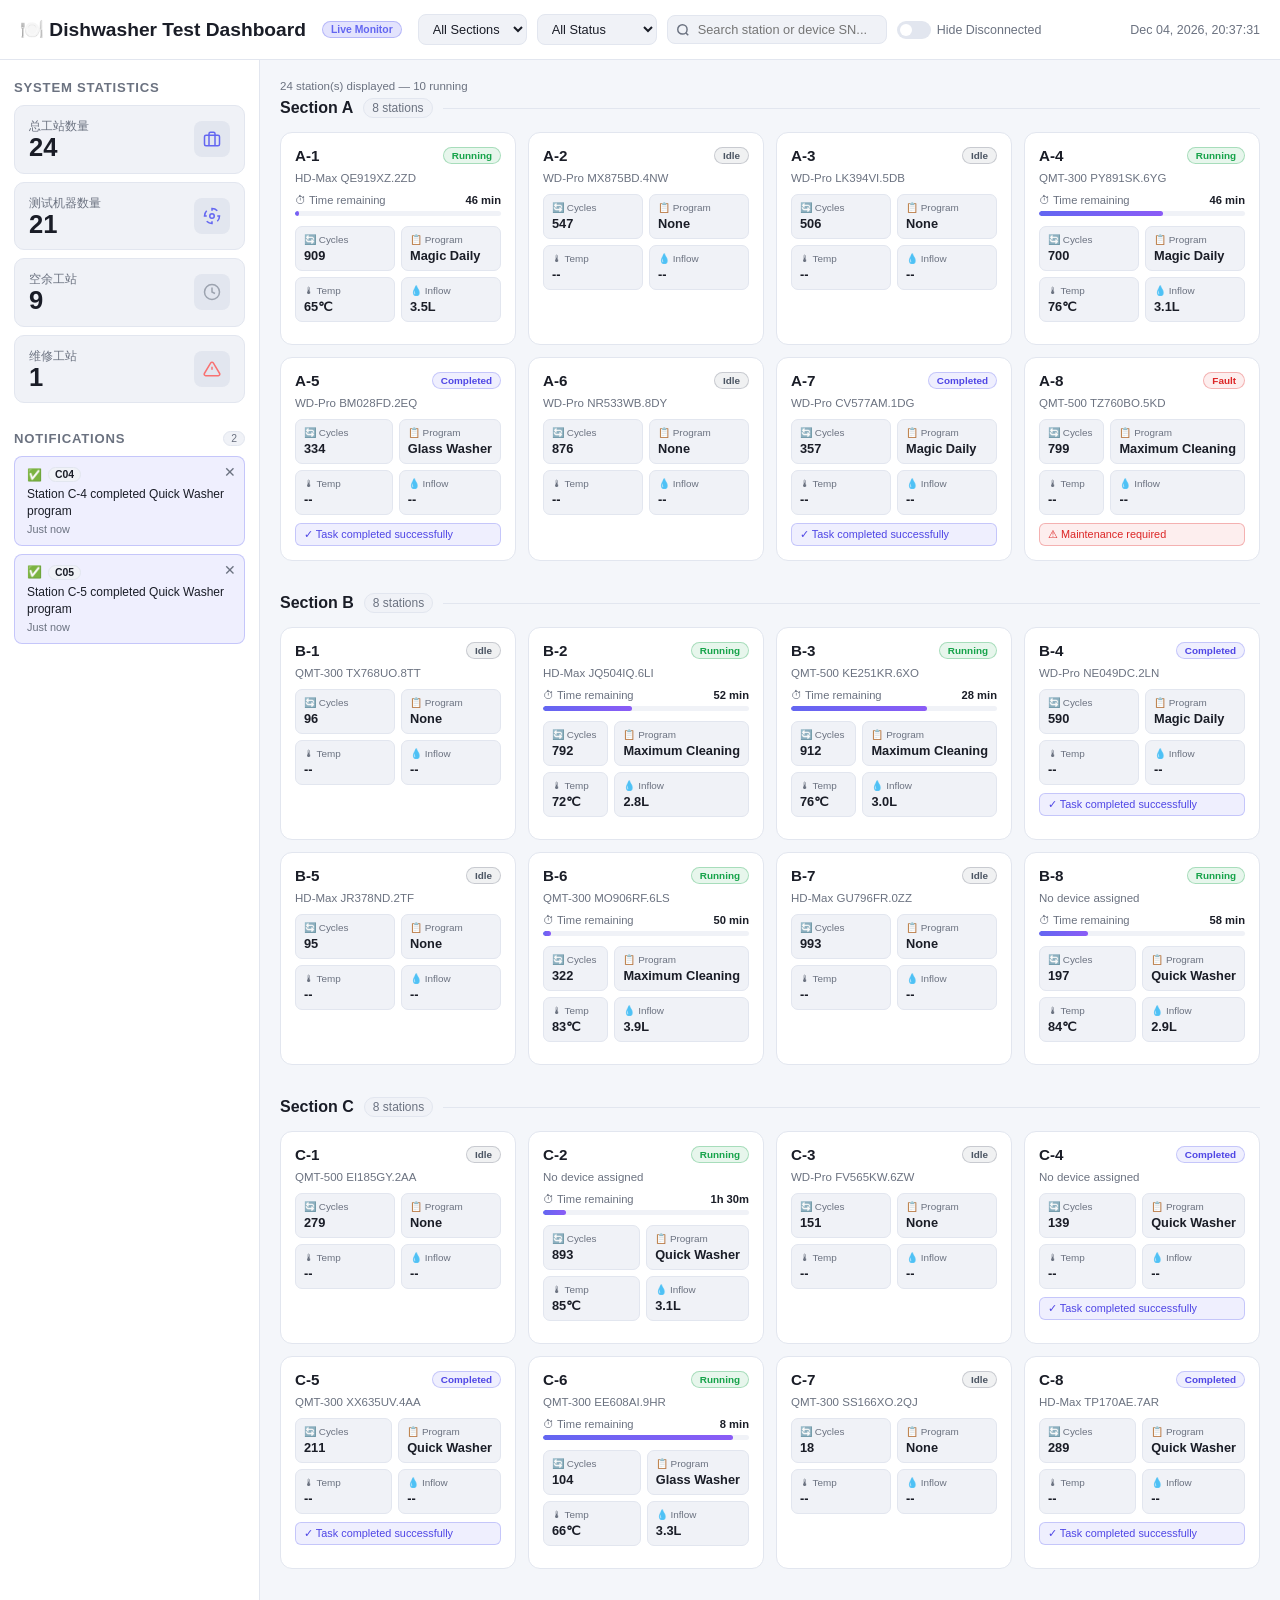
<file: demo.html>
<!DOCTYPE html>
<html lang="en">
<head>
  <meta charset="UTF-8" />
  <meta name="viewport" content="width=device-width, initial-scale=1.0" />
  <title>Dishwasher Test Dashboard — Demo</title>
  <style>
    /* ===== Reset & Base ===== */
    *, *::before, *::after { box-sizing: border-box; margin: 0; padding: 0; }

    :root {
      --bg:          #f4f6fa;
      --surface:     #ffffff;
      --surface2:    #f0f2f7;
      --border:      #e2e6ef;
      --text:        #1a1d27;
      --text-muted:  #6b7280;
      --primary:     #6366f1;

      --running-bg:   rgba(22,163,74,.10);
      --running-fg:   #16a34a;
      --running-bdr:  rgba(22,163,74,.3);

      --completed-bg:  rgba(99,102,241,.10);
      --completed-fg:  #4f46e5;
      --completed-bdr: rgba(99,102,241,.3);

      --idle-bg:   rgba(107,114,128,.10);
      --idle-fg:   #4b5563;
      --idle-bdr:  rgba(107,114,128,.3);

      --fault-bg:   rgba(220,38,38,.08);
      --fault-fg:   #dc2626;
      --fault-bdr:  rgba(220,38,38,.3);

      --disconnected-bg:   rgba(180,130,0,.08);
      --disconnected-fg:   #b45309;
      --disconnected-bdr:  rgba(180,130,0,.3);
    }

    body {
      font-family: -apple-system, BlinkMacSystemFont, 'Segoe UI', Roboto, sans-serif;
      background: var(--bg);
      color: var(--text);
      min-height: 100vh;
      display: flex;
      flex-direction: column;
    }

    /* ===== Scrollbar ===== */
    ::-webkit-scrollbar { width: 6px; }
    ::-webkit-scrollbar-track { background: var(--bg); }
    ::-webkit-scrollbar-thumb { background: var(--border); border-radius: 3px; }

    /* ===== Header ===== */
    header {
      background: var(--surface);
      border-bottom: 1px solid var(--border);
      padding: 14px 20px;
      display: flex;
      align-items: center;
      gap: 16px;
      flex-wrap: wrap;
      position: sticky;
      top: 0;
      z-index: 100;
    }

    .header-title {
      font-size: 1.2rem;
      font-weight: 700;
      color: var(--text);
      white-space: nowrap;
    }

    .badge-live {
      font-size: .65rem;
      font-weight: 600;
      padding: 2px 8px;
      background: rgba(99,102,241,.18);
      color: var(--primary);
      border: 1px solid rgba(99,102,241,.35);
      border-radius: 999px;
    }

    .header-filters {
      display: flex;
      align-items: center;
      gap: 10px;
      flex: 1;
      flex-wrap: wrap;
    }

    .header-time {
      font-size: .78rem;
      color: var(--text-muted);
      white-space: nowrap;
      margin-left: auto;
    }

    select, input[type="text"] {
      background: var(--surface2);
      border: 1px solid var(--border);
      color: var(--text);
      border-radius: 8px;
      padding: 6px 10px;
      font-size: .8rem;
      outline: none;
      cursor: pointer;
    }

    select:focus, input[type="text"]:focus {
      border-color: var(--primary);
    }

    .search-wrap {
      position: relative;
    }

    .search-wrap svg {
      position: absolute;
      left: 9px;
      top: 50%;
      transform: translateY(-50%);
      pointer-events: none;
    }

    .search-wrap input {
      padding-left: 30px;
      width: 220px;
    }

    .toggle-label {
      display: flex;
      align-items: center;
      gap: 6px;
      font-size: .78rem;
      color: var(--text-muted);
      cursor: pointer;
      user-select: none;
    }

    .toggle {
      position: relative;
      width: 34px;
      height: 18px;
    }

    .toggle input { opacity: 0; width: 0; height: 0; }

    .toggle-slider {
      position: absolute;
      inset: 0;
      background: var(--border);
      border-radius: 999px;
      transition: .2s;
    }

    .toggle-slider::before {
      content: '';
      position: absolute;
      width: 12px; height: 12px;
      left: 3px; bottom: 3px;
      background: white;
      border-radius: 50%;
      transition: .2s;
    }

    .toggle input:checked + .toggle-slider { background: var(--primary); }
    .toggle input:checked + .toggle-slider::before { transform: translateX(16px); }

    /* ===== Layout Body ===== */
    .layout {
      display: flex;
      flex: 1;
      overflow: hidden;
    }

    /* ===== Sidebar ===== */
    aside {
      width: 260px;
      min-width: 260px;
      background: var(--surface);
      border-right: 1px solid var(--border);
      overflow-y: auto;
      padding: 20px 14px;
      display: flex;
      flex-direction: column;
      gap: 20px;
    }

    .sidebar-section-title {
      font-size: .82rem;
      font-weight: 600;
      color: var(--text-muted);
      text-transform: uppercase;
      letter-spacing: .06em;
      margin-bottom: 10px;
    }

    .stat-card {
      background: var(--surface2);
      border: 1px solid var(--border);
      border-radius: 10px;
      padding: 12px 14px;
      display: flex;
      align-items: center;
      justify-content: space-between;
      margin-bottom: 8px;
    }

    .stat-card-label {
      font-size: .75rem;
      color: var(--text-muted);
    }

    .stat-card-value {
      font-size: 1.6rem;
      font-weight: 700;
      color: var(--text);
      line-height: 1;
    }

    .stat-icon {
      width: 36px; height: 36px;
      border-radius: 8px;
      background: var(--border);
      display: flex;
      align-items: center;
      justify-content: center;
    }

    .notif-list {
      display: flex;
      flex-direction: column;
      gap: 8px;
      max-height: 340px;
      overflow-y: auto;
    }

    .notif-card {
      border-radius: 8px;
      padding: 10px 12px;
      font-size: .75rem;
      border: 1px solid;
      position: relative;
      animation: slideInRight .3s ease;
    }

    .notif-card.completion {
      background: var(--completed-bg);
      border-color: var(--completed-bdr);
    }

    .notif-card.fault {
      background: var(--fault-bg);
      border-color: var(--fault-bdr);
    }

    .notif-card .notif-header {
      display: flex;
      align-items: center;
      gap: 6px;
      margin-bottom: 4px;
    }

    .notif-badge {
      font-size: .65rem;
      font-weight: 600;
      padding: 1px 6px;
      border-radius: 999px;
      border: 1px solid var(--border);
      background: var(--surface2);
      color: var(--text);
    }

    .notif-msg { color: var(--text); line-height: 1.4; }
    .notif-time { color: var(--text-muted); margin-top: 3px; font-size: .68rem; }

    .notif-ack {
      position: absolute;
      top: 6px; right: 6px;
      background: none;
      border: none;
      color: var(--text-muted);
      cursor: pointer;
      font-size: 14px;
      line-height: 1;
      padding: 2px;
      border-radius: 4px;
    }

    .notif-ack:hover { background: var(--border); color: var(--text); }

    .empty-notif {
      text-align: center;
      padding: 30px 10px;
      color: var(--text-muted);
      font-size: .78rem;
    }

    .notif-count-badge {
      font-size: .65rem;
      background: var(--surface2);
      border: 1px solid var(--border);
      color: var(--text-muted);
      padding: 1px 7px;
      border-radius: 999px;
    }

    /* ===== Main Content ===== */
    main {
      flex: 1;
      overflow-y: auto;
      padding: 20px;
    }

    .section-group {
      margin-bottom: 32px;
    }

    .section-header {
      display: flex;
      align-items: center;
      gap: 10px;
      margin-bottom: 14px;
    }

    .section-label {
      font-size: 1rem;
      font-weight: 600;
      color: var(--text);
    }

    .section-count {
      font-size: .75rem;
      color: var(--text-muted);
      background: var(--surface2);
      border: 1px solid var(--border);
      padding: 2px 8px;
      border-radius: 999px;
    }

    .section-divider {
      flex: 1;
      height: 1px;
      background: var(--border);
    }

    .station-grid {
      display: grid;
      grid-template-columns: repeat(auto-fill, minmax(200px, 1fr));
      gap: 12px;
    }

    /* ===== Station Card ===== */
    .station-card {
      background: var(--surface);
      border: 1px solid var(--border);
      border-radius: 12px;
      padding: 14px;
      cursor: pointer;
      transition: transform .2s, box-shadow .2s, border-color .2s;
    }

    .station-card:hover {
      transform: translateY(-3px);
      box-shadow: 0 8px 24px rgba(0,0,0,.4);
      border-color: rgba(99,102,241,.4);
    }

    .card-top {
      display: flex;
      align-items: center;
      justify-content: space-between;
      margin-bottom: 8px;
    }

    .card-slot {
      font-weight: 700;
      font-size: .95rem;
      color: var(--text);
    }

    .status-badge {
      font-size: .62rem;
      font-weight: 600;
      padding: 2px 8px;
      border-radius: 999px;
      border: 1px solid;
    }

    .badge-running  { background: var(--running-bg);  color: var(--running-fg);  border-color: var(--running-bdr);  animation: breathe 2s ease-in-out infinite; }
    .badge-completed { background: var(--completed-bg); color: var(--completed-fg); border-color: var(--completed-bdr); }
    .badge-idle      { background: var(--idle-bg);      color: var(--idle-fg);      border-color: var(--idle-bdr); }
    .badge-fault     { background: var(--fault-bg);     color: var(--fault-fg);     border-color: var(--fault-bdr); }
    .badge-disconnected { background: var(--disconnected-bg); color: var(--disconnected-fg); border-color: var(--disconnected-bdr); }

    @keyframes breathe {
      0%, 100% { opacity: 1; }
      50% { opacity: .55; }
    }

    .card-device {
      font-size: .72rem;
      color: var(--text-muted);
      white-space: nowrap;
      overflow: hidden;
      text-overflow: ellipsis;
      margin-bottom: 10px;
    }

    .progress-section {
      margin-bottom: 10px;
    }

    .progress-row {
      display: flex;
      justify-content: space-between;
      font-size: .7rem;
      color: var(--text-muted);
      margin-bottom: 5px;
    }

    .progress-row span:last-child {
      color: var(--text);
      font-weight: 600;
    }

    .progress-bar-bg {
      height: 5px;
      border-radius: 999px;
      background: var(--surface2);
      overflow: hidden;
    }

    .progress-bar-fill {
      height: 100%;
      background: linear-gradient(90deg, var(--primary), #8b5cf6);
      border-radius: 999px;
      transition: width .5s ease;
    }

    .metrics-grid {
      display: grid;
      grid-template-columns: 1fr 1fr;
      gap: 6px;
      margin-bottom: 8px;
    }

    .metric-box {
      background: var(--surface2);
      border: 1px solid var(--border);
      border-radius: 7px;
      padding: 7px 8px;
    }

    .metric-label {
      font-size: .62rem;
      color: var(--text-muted);
      margin-bottom: 3px;
      display: flex;
      align-items: center;
      gap: 3px;
    }

    .metric-value {
      font-size: .8rem;
      font-weight: 700;
      color: var(--text);
      white-space: nowrap;
      overflow: hidden;
      text-overflow: ellipsis;
    }

    .card-footer {
      font-size: .68rem;
      padding: 4px 8px;
      border-radius: 6px;
      border: 1px solid;
    }

    .footer-completed { background: var(--completed-bg); color: var(--completed-fg); border-color: var(--completed-bdr); }
    .footer-fault     { background: var(--fault-bg);     color: var(--fault-fg);     border-color: var(--fault-bdr); }
    .footer-disconnected { background: var(--disconnected-bg); color: var(--disconnected-fg); border-color: var(--disconnected-bdr); }

    /* ===== Detail Modal ===== */
    .modal-overlay {
      display: none;
      position: fixed;
      inset: 0;
      background: rgba(0,0,0,.65);
      z-index: 200;
      align-items: center;
      justify-content: flex-end;
    }

    .modal-overlay.open { display: flex; }

    .modal-panel {
      background: var(--surface);
      border-left: 1px solid var(--border);
      width: 520px;
      max-width: 95vw;
      height: 100vh;
      overflow-y: auto;
      padding: 24px;
      animation: slideInPanel .25s ease;
    }

    @keyframes slideInPanel {
      from { transform: translateX(100%); }
      to   { transform: translateX(0); }
    }

    @keyframes slideInRight {
      from { opacity: 0; transform: translateX(20px); }
      to   { opacity: 1; transform: translateX(0); }
    }

    .modal-header {
      display: flex;
      align-items: flex-start;
      justify-content: space-between;
      margin-bottom: 20px;
    }

    .modal-title {
      font-size: 1.25rem;
      font-weight: 700;
      color: var(--text);
    }

    .modal-subtitle {
      font-size: .78rem;
      color: var(--text-muted);
      margin-top: 2px;
    }

    .modal-close {
      background: var(--surface2);
      border: 1px solid var(--border);
      color: var(--text-muted);
      border-radius: 8px;
      padding: 6px 8px;
      cursor: pointer;
      font-size: 16px;
      line-height: 1;
      transition: .15s;
    }

    .modal-close:hover { background: var(--border); color: var(--text); }

    .modal-section {
      background: var(--surface2);
      border: 1px solid var(--border);
      border-radius: 10px;
      padding: 16px;
      margin-bottom: 16px;
    }

    .modal-section-title {
      font-size: .82rem;
      font-weight: 600;
      color: var(--text);
      margin-bottom: 12px;
      display: flex;
      align-items: center;
      justify-content: space-between;
    }

    .modal-grid {
      display: grid;
      grid-template-columns: 1fr 1fr;
      gap: 12px;
    }

    .modal-field label {
      font-size: .7rem;
      color: var(--text-muted);
      display: block;
      margin-bottom: 3px;
    }

    .modal-field .field-value {
      font-size: .85rem;
      font-weight: 500;
      color: var(--text);
    }

    .modal-field .field-value.mono {
      font-family: 'Courier New', monospace;
      font-size: .78rem;
    }

    .modal-progress-wrap {
      margin: 10px 0;
    }

    .modal-progress-row {
      display: flex;
      justify-content: space-between;
      font-size: .75rem;
      color: var(--text-muted);
      margin-bottom: 6px;
    }

    .modal-progress-row strong {
      color: var(--text);
    }

    .progress-bar-bg.tall {
      height: 8px;
      margin-bottom: 8px;
    }

    .live-metrics {
      display: grid;
      grid-template-columns: repeat(3, 1fr);
      gap: 10px;
      margin-top: 10px;
    }

    .live-metric {
      background: var(--surface);
      border: 1px solid var(--border);
      border-radius: 8px;
      padding: 10px;
      text-align: center;
    }

    .live-metric .lm-label {
      font-size: .65rem;
      color: var(--text-muted);
      margin-bottom: 4px;
    }

    .live-metric .lm-value {
      font-size: 1.1rem;
      font-weight: 700;
      color: var(--text);
    }

    .btn {
      display: inline-flex;
      align-items: center;
      gap: 5px;
      padding: 7px 14px;
      border-radius: 8px;
      font-size: .78rem;
      font-weight: 600;
      cursor: pointer;
      transition: .15s;
      border: 1px solid;
    }

    .btn-outline {
      background: transparent;
      border-color: var(--border);
      color: var(--text-muted);
    }

    .btn-outline:hover {
      background: var(--border);
      color: var(--text);
    }

    .btn-primary {
      background: var(--primary);
      border-color: var(--primary);
      color: white;
    }

    .btn-primary:hover { opacity: .85; }

    .modal-edit-form {
      display: grid;
      grid-template-columns: 1fr 1fr;
      gap: 12px;
    }

    .form-group label {
      font-size: .72rem;
      color: var(--text-muted);
      display: block;
      margin-bottom: 4px;
    }

    .form-group select,
    .form-group input {
      width: 100%;
    }

    .btn-row {
      display: flex;
      gap: 8px;
      margin-top: 14px;
    }

    hr {
      border: none;
      border-top: 1px solid var(--border);
      margin: 16px 0;
    }

    .updated-text {
      font-size: .7rem;
      color: var(--text-muted);
      display: flex;
      align-items: center;
      gap: 5px;
    }

    /* ===== Toast ===== */
    .toast-container {
      position: fixed;
      bottom: 20px;
      right: 20px;
      z-index: 999;
      display: flex;
      flex-direction: column;
      gap: 8px;
    }

    .toast {
      background: var(--surface2);
      border: 1px solid var(--border);
      border-radius: 10px;
      padding: 12px 16px;
      min-width: 260px;
      max-width: 340px;
      animation: slideInRight .3s ease;
      box-shadow: 0 4px 20px rgba(0,0,0,.4);
    }

    .toast.success { border-color: var(--completed-bdr); }
    .toast.error   { border-color: var(--fault-bdr); }

    .toast-title {
      font-size: .82rem;
      font-weight: 700;
      color: var(--text);
      margin-bottom: 3px;
    }

    .toast-desc {
      font-size: .75rem;
      color: var(--text-muted);
    }

    /* ===== No results ===== */
    .no-results {
      grid-column: 1 / -1;
      text-align: center;
      padding: 40px;
      color: var(--text-muted);
      font-size: .85rem;
    }

    .filter-summary {
      font-size: .72rem;
      color: var(--text-muted);
      margin-bottom: 6px;
    }
  </style>
</head>
<body>

<!-- ===== HEADER ===== -->
<header>
  <span class="header-title">🍽️ Dishwasher Test Dashboard</span>
  <span class="badge-live">Live Monitor</span>

  <div class="header-filters">
    <!-- Section filter -->
    <select id="filterSection" onchange="applyFilters()">
      <option value="all">All Sections</option>
      <option value="A">Section A</option>
      <option value="B">Section B</option>
      <option value="C">Section C</option>
    </select>

    <!-- Status filter -->
    <select id="filterStatus" onchange="applyFilters()">
      <option value="all">All Status</option>
      <option value="Running">Running</option>
      <option value="Idle">Idle</option>
      <option value="Completed">Completed</option>
      <option value="Fault">Fault</option>
      <option value="Disconnected">Disconnected</option>
    </select>

    <!-- Search -->
    <div class="search-wrap">
      <svg width="14" height="14" viewBox="0 0 24 24" fill="none" stroke="#6b7280" stroke-width="2.5">
        <circle cx="11" cy="11" r="8"/><path d="M21 21l-4.35-4.35"/>
      </svg>
      <input type="text" id="filterSearch" placeholder="Search station or device SN..." oninput="applyFilters()" />
    </div>

    <!-- Hide Disconnected -->
    <label class="toggle-label">
      <span class="toggle">
        <input type="checkbox" id="hideDisconnected" onchange="applyFilters()" />
        <span class="toggle-slider"></span>
      </span>
      Hide Disconnected
    </label>
  </div>

  <div class="header-time" id="clockDisplay"></div>
</header>

<!-- ===== LAYOUT ===== -->
<div class="layout">

  <!-- SIDEBAR -->
  <aside>
    <div>
      <div class="sidebar-section-title">System Statistics</div>
      <div class="stat-card">
        <div>
          <div class="stat-card-label">总工站数量</div>
          <div class="stat-card-value" id="statTotal">—</div>
        </div>
        <div class="stat-icon">
          <svg width="18" height="18" viewBox="0 0 24 24" fill="none" stroke="#6366f1" stroke-width="2">
            <rect x="2" y="7" width="20" height="14" rx="2"/><path d="M16 21V5a2 2 0 00-2-2h-4a2 2 0 00-2 2v16"/>
          </svg>
        </div>
      </div>
      <div class="stat-card">
        <div>
          <div class="stat-card-label">测试机器数量</div>
          <div class="stat-card-value" id="statDevices">—</div>
        </div>
        <div class="stat-icon">
          <svg width="18" height="18" viewBox="0 0 24 24" fill="none" stroke="#6366f1" stroke-width="2">
            <circle cx="12" cy="12" r="3"/><path d="M19.07 4.93A10 10 0 0 0 12 2v3M4.93 19.07A10 10 0 0 0 12 22v-3M4.93 4.93A10 10 0 0 0 2 12h3M19.07 19.07A10 10 0 0 0 22 12h-3"/>
          </svg>
        </div>
      </div>
      <div class="stat-card">
        <div>
          <div class="stat-card-label">空余工站</div>
          <div class="stat-card-value" id="statIdle">—</div>
        </div>
        <div class="stat-icon">
          <svg width="18" height="18" viewBox="0 0 24 24" fill="none" stroke="#9ca3af" stroke-width="2">
            <circle cx="12" cy="12" r="10"/><polyline points="12 6 12 12 16 14"/>
          </svg>
        </div>
      </div>
      <div class="stat-card">
        <div>
          <div class="stat-card-label">维修工站</div>
          <div class="stat-card-value" id="statFault">—</div>
        </div>
        <div class="stat-icon">
          <svg width="18" height="18" viewBox="0 0 24 24" fill="none" stroke="#f87171" stroke-width="2">
            <path d="M10.29 3.86L1.82 18a2 2 0 0 0 1.71 3h16.94a2 2 0 0 0 1.71-3L13.71 3.86a2 2 0 0 0-3.42 0z"/>
            <line x1="12" y1="9" x2="12" y2="13"/><line x1="12" y1="17" x2="12.01" y2="17"/>
          </svg>
        </div>
      </div>
    </div>

    <div>
      <div style="display:flex;align-items:center;justify-content:space-between;margin-bottom:10px;">
        <div class="sidebar-section-title" style="margin-bottom:0">Notifications</div>
        <span class="notif-count-badge" id="notifCountBadge">0</span>
      </div>
      <div class="notif-list" id="notifList">
        <div class="empty-notif">
          <div style="font-size:1.8rem;margin-bottom:6px;opacity:.4">🔔</div>
          <div>No notifications</div>
        </div>
      </div>
    </div>
  </aside>

  <!-- MAIN -->
  <main id="mainContent"></main>
</div>

<!-- ===== DETAIL DRAWER ===== -->
<div class="modal-overlay" id="modalOverlay" onclick="handleOverlayClick(event)">
  <div class="modal-panel" id="modalPanel">
    <div id="modalContent"></div>
  </div>
</div>

<!-- ===== TOAST ===== -->
<div class="toast-container" id="toastContainer"></div>


<script>
// ============================================================
//  DATA & CONSTANTS
// ============================================================
const DEVICE_MODELS = ['QMT-300', 'QMT-500', 'WD-Pro', 'HD-Max'];
const PROGRAMS = ['Magic Daily', 'Maximum Cleaning', 'Quick Washer', 'ECO', 'Glass Washer'];
const LETTERS = 'ABCDEFGHIJKLMNOPQRSTUVWXYZ';

let stations = [];
let notifications = [];
let notifIdCounter = 0;
let selectedStation = null;

// ============================================================
//  HELPERS
// ============================================================
const rand = () => Math.random();
const randInt = (min, max) => Math.floor(rand() * (max - min + 1)) + min;
const pick = arr => arr[Math.floor(rand() * arr.length)];

function genSN() {
  const L = LETTERS;
  return `${pick(L)}${pick(L)}${String(randInt(0,999)).padStart(3,'0')}${pick(L)}${pick(L)}.${randInt(0,9)}${pick(L)}${pick(L)}`;
}

function formatTime(mins) {
  if (mins <= 0) return '0 min';
  const h = Math.floor(mins / 60), m = mins % 60;
  return h > 0 ? `${h}h ${m}m` : `${m} min`;
}

function formatDateTime(iso) {
  return new Date(iso).toLocaleString('en-US', {
    month:'short', day:'2-digit', year:'numeric',
    hour:'2-digit', minute:'2-digit', second:'2-digit', hour12:false
  });
}

function relTime(ts) {
  const diff = Math.floor((Date.now() - ts) / 1000);
  if (diff < 60) return 'Just now';
  if (diff < 3600) return `${Math.floor(diff/60)}m ago`;
  if (diff < 86400) return `${Math.floor(diff/3600)}h ago`;
  return new Date(ts).toLocaleDateString();
}

// ============================================================
//  DATA GENERATION
// ============================================================
function generateStations() {
  const weights = { Running:.4, Idle:.3, Completed:.15, Fault:.1, Disconnected:.05 };
  const statuses = Object.keys(weights);
  const cumulative = [];
  let c = 0;
  statuses.forEach(s => { c += weights[s]; cumulative.push([s, c]); });

  const result = [];
  ['A','B','C'].forEach(section => {
    for (let i = 1; i <= 8; i++) {
      const id = `${section}${String(i).padStart(2,'0')}`;
      const r = rand();
      let status = 'Idle';
      for (const [s, cum] of cumulative) { if (r <= cum) { status = s; break; } }

      const totalTime = randInt(45, 120);
      const timeRemaining = status === 'Running' ? randInt(0, totalTime) : 0;

      result.push({
        id, section,
        slot_code: `${section}-${i}`,
        device_model: rand() > .1 ? pick(DEVICE_MODELS) : undefined,
        device_sn:    rand() > .1 ? genSN() : undefined,
        status,
        time_remaining: timeRemaining,
        total_time: totalTime,
        cycles: randInt(1, 1000),
        program_name: (status !== 'Idle' && status !== 'Disconnected') ? pick(PROGRAMS) : undefined,
        temperature_c: status === 'Running' ? randInt(65, 85) : undefined,
        inflow_l:      status === 'Running' ? +(2.5 + rand() * 1.5).toFixed(2) : undefined,
        updated_at: new Date().toISOString()
      });
    }
  });
  return result;
}

// ============================================================
//  REAL-TIME UPDATE
// ============================================================
function tickUpdate() {
  const newNotifs = [];

  stations = stations.map(st => {
    if (st.status !== 'Running') return st;
    const s = { ...st };
    s.time_remaining = Math.max(0, s.time_remaining - 1);
    if (s.temperature_c) s.temperature_c = Math.max(60, Math.min(85, s.temperature_c + (rand()-.5)*2));
    if (s.inflow_l)      s.inflow_l      = Math.max(2.0, Math.min(4.5, s.inflow_l + (rand()-.5)*.2));

    if (s.time_remaining === 0) {
      const success = rand() > .1;
      s.status = success ? 'Completed' : 'Fault';
      s.temperature_c = undefined;
      s.inflow_l = undefined;
      newNotifs.push({
        id: String(++notifIdCounter),
        type: success ? 'completion' : 'fault',
        stationId: s.id,
        message: success
          ? `Station ${s.slot_code} completed ${s.program_name} program`
          : `Station ${s.slot_code} encountered a fault - requires maintenance`,
        timestamp: Date.now()
      });
    }
    s.updated_at = new Date().toISOString();
    return s;
  });

  if (newNotifs.length) {
    notifications = [...newNotifs, ...notifications].slice(0, 30);
    renderNotifications();
  }

  // Update cards in-place without full re-render to avoid flicker
  stations.forEach(st => updateCardInPlace(st));
  updateStats();

  // Update modal if open
  if (selectedStation) {
    const fresh = stations.find(s => s.id === selectedStation.id);
    if (fresh) { selectedStation = fresh; refreshModalMetrics(); }
  }
}

// ============================================================
//  FILTERS
// ============================================================
function getFilters() {
  return {
    section: document.getElementById('filterSection').value,
    status:  document.getElementById('filterStatus').value,
    search:  document.getElementById('filterSearch').value.toLowerCase().trim(),
    hideDisconnected: document.getElementById('hideDisconnected').checked
  };
}

function applyFilters() { renderMain(); }

function filteredStations() {
  const f = getFilters();
  return stations.filter(st => {
    if (f.section !== 'all' && st.section !== f.section) return false;
    if (f.status  !== 'all' && st.status  !== f.status)  return false;
    if (f.hideDisconnected && st.status === 'Disconnected') return false;
    if (f.search) {
      const hay = `${st.id} ${st.slot_code} ${st.device_sn || ''} ${st.device_model || ''}`.toLowerCase();
      if (!hay.includes(f.search)) return false;
    }
    return true;
  });
}

// ============================================================
//  STATUS BADGE HTML
// ============================================================
function statusBadgeHTML(status) {
  const map = {
    Running:      'badge-running',
    Completed:    'badge-completed',
    Idle:         'badge-idle',
    Fault:        'badge-fault',
    Disconnected: 'badge-disconnected'
  };
  return `<span class="status-badge ${map[status] || 'badge-idle'}">${status}</span>`;
}

// ============================================================
//  CARD HTML
// ============================================================
function cardHTML(st) {
  const progress = st.total_time > 0
    ? Math.round((st.total_time - st.time_remaining) / st.total_time * 100) : 0;

  const deviceInfo = (st.device_model && st.device_sn)
    ? `${st.device_model} ${st.device_sn.length > 12 ? st.device_sn.slice(0,8)+'…' : st.device_sn}`
    : 'No device assigned';

  const progressSection = st.status === 'Running' ? `
    <div class="progress-section">
      <div class="progress-row">
        <span>⏱ Time remaining</span>
        <span>${formatTime(st.time_remaining)}</span>
      </div>
      <div class="progress-bar-bg">
        <div class="progress-bar-fill" style="width:${progress}%"></div>
      </div>
    </div>` : '';

  const footerMap = {
    Completed:    `<div class="card-footer footer-completed">✓ Task completed successfully</div>`,
    Fault:        `<div class="card-footer footer-fault">⚠ Maintenance required</div>`,
    Disconnected: `<div class="card-footer footer-disconnected">✗ Connection lost</div>`
  };

  return `
    <div class="station-card" id="card-${st.id}" onclick="openDetail('${st.id}')">
      <div class="card-top">
        <div class="card-slot">${st.slot_code}</div>
        ${statusBadgeHTML(st.status)}
      </div>
      <div class="card-device">${deviceInfo}</div>
      ${progressSection}
      <div class="metrics-grid">
        <div class="metric-box">
          <div class="metric-label">🔄 Cycles</div>
          <div class="metric-value" id="mc-cycles-${st.id}">${st.cycles.toLocaleString()}</div>
        </div>
        <div class="metric-box">
          <div class="metric-label">📋 Program</div>
          <div class="metric-value">${st.program_name || 'None'}</div>
        </div>
        <div class="metric-box">
          <div class="metric-label">🌡 Temp</div>
          <div class="metric-value" id="mc-temp-${st.id}">${st.temperature_c ? Math.round(st.temperature_c)+'℃' : '--'}</div>
        </div>
        <div class="metric-box">
          <div class="metric-label">💧 Inflow</div>
          <div class="metric-value" id="mc-inflow-${st.id}">${st.inflow_l ? st.inflow_l.toFixed(1)+'L' : '--'}</div>
        </div>
      </div>
      ${footerMap[st.status] || ''}
    </div>`;
}

// ============================================================
//  UPDATE CARD IN PLACE (avoid full re-render flicker)
// ============================================================
function updateCardInPlace(st) {
  const card = document.getElementById(`card-${st.id}`);
  if (!card) return; // card not visible (filtered out)

  // Badge
  const badge = card.querySelector('.status-badge');
  const map = { Running:'badge-running', Completed:'badge-completed', Idle:'badge-idle', Fault:'badge-fault', Disconnected:'badge-disconnected' };
  badge.className = `status-badge ${map[st.status] || 'badge-idle'}`;
  badge.textContent = st.status;

  // Progress
  const progressSection = card.querySelector('.progress-section');
  if (st.status === 'Running') {
    const progress = st.total_time > 0
      ? Math.round((st.total_time - st.time_remaining) / st.total_time * 100) : 0;
    if (!progressSection) {
      // Was not running before — re-render card
      card.outerHTML = cardHTML(st);
      return;
    }
    progressSection.querySelector('.progress-bar-fill').style.width = progress + '%';
    progressSection.querySelector('.progress-row span:last-child').textContent = formatTime(st.time_remaining);
  } else if (progressSection) {
    // Stopped — re-render card
    const parent = card.parentNode;
    const next = card.nextSibling;
    const newCard = document.createElement('div');
    newCard.innerHTML = cardHTML(st);
    parent.insertBefore(newCard.firstElementChild, next);
    card.remove();
    return;
  }

  // Metrics
  const tempEl = document.getElementById(`mc-temp-${st.id}`);
  const inflowEl = document.getElementById(`mc-inflow-${st.id}`);
  if (tempEl) tempEl.textContent = st.temperature_c ? Math.round(st.temperature_c) + '℃' : '--';
  if (inflowEl) inflowEl.textContent = st.inflow_l ? st.inflow_l.toFixed(1) + 'L' : '--';
}

// ============================================================
//  RENDER MAIN GRID
// ============================================================
function renderMain() {
  const main = document.getElementById('mainContent');
  const visible = filteredStations();
  const sections = ['A','B','C'];

  const total = visible.length;
  const runningCount = visible.filter(s => s.status === 'Running').length;

  let html = `<div class="filter-summary">${total} station(s) displayed — ${runningCount} running</div>`;

  sections.forEach(sec => {
    const secStations = visible.filter(s => s.section === sec);
    if (secStations.length === 0) return;

    html += `
      <div class="section-group">
        <div class="section-header">
          <span class="section-label">Section ${sec}</span>
          <span class="section-count">${secStations.length} stations</span>
          <div class="section-divider"></div>
        </div>
        <div class="station-grid" id="grid-${sec}">
          ${secStations.map(cardHTML).join('')}
        </div>
      </div>`;
  });

  if (total === 0) {
    html += `<div class="no-results">🔍 No stations match current filters.</div>`;
  }

  main.innerHTML = html;
}

// ============================================================
//  STATS
// ============================================================
function updateStats() {
  const total  = stations.length;
  const devs   = stations.filter(s => s.device_model && s.device_sn).length;
  const idle   = stations.filter(s => s.status === 'Idle').length;
  const fault  = stations.filter(s => s.status === 'Fault').length;

  document.getElementById('statTotal').textContent   = total;
  document.getElementById('statDevices').textContent = devs;
  document.getElementById('statIdle').textContent    = idle;
  document.getElementById('statFault').textContent   = fault;
}

// ============================================================
//  NOTIFICATIONS
// ============================================================
function renderNotifications() {
  document.getElementById('notifCountBadge').textContent = notifications.length;
  const list = document.getElementById('notifList');

  if (notifications.length === 0) {
    list.innerHTML = `<div class="empty-notif"><div style="font-size:1.8rem;margin-bottom:6px;opacity:.4">🔔</div><div>No notifications</div></div>`;
    return;
  }

  list.innerHTML = notifications.map(n => `
    <div class="notif-card ${n.type}" id="notif-${n.id}">
      <div class="notif-header">
        <span>${n.type === 'fault' ? '⚠️' : '✅'}</span>
        <span class="notif-badge">${n.stationId}</span>
      </div>
      <div class="notif-msg">${n.message}</div>
      <div class="notif-time">${relTime(n.timestamp)}</div>
      <button class="notif-ack" onclick="ackNotif('${n.id}')">✕</button>
    </div>`).join('');
}

function ackNotif(id) {
  notifications = notifications.filter(n => n.id !== id);
  renderNotifications();
}

// ============================================================
//  CLOCK
// ============================================================
function updateClock() {
  document.getElementById('clockDisplay').textContent =
    new Date().toLocaleString('en-US', {
      year:'numeric', month:'short', day:'2-digit',
      hour:'2-digit', minute:'2-digit', second:'2-digit', hour12:false
    });
}

// ============================================================
//  DETAIL DRAWER
// ============================================================
function openDetail(id) {
  selectedStation = stations.find(s => s.id === id);
  if (!selectedStation) return;
  renderModal(selectedStation, false);
  document.getElementById('modalOverlay').classList.add('open');
}

function closeModal() {
  document.getElementById('modalOverlay').classList.remove('open');
  selectedStation = null;
}

function handleOverlayClick(e) {
  if (e.target === document.getElementById('modalOverlay')) closeModal();
}

function renderModal(st, editMode) {
  const progress = st.total_time > 0
    ? Math.round((st.total_time - st.time_remaining) / st.total_time * 100) : 0;

  const statusSel = ['Running','Idle','Completed','Fault','Disconnected']
    .map(s => `<option value="${s}" ${s === st.status ? 'selected' : ''}>${s}</option>`).join('');

  const editForm = editMode ? `
    <div class="modal-edit-form">
      <div class="form-group">
        <label>Status</label>
        <select id="editStatus">${statusSel}</select>
      </div>
      <div class="form-group">
        <label>Cycles</label>
        <input type="number" id="editCycles" value="${st.cycles}" />
      </div>
      <div class="form-group">
        <label>Time Remaining (min)</label>
        <input type="number" id="editTime" value="${st.time_remaining}" />
      </div>
      <div class="form-group">
        <label>Program</label>
        <input type="text" id="editProgram" value="${st.program_name || ''}" />
      </div>
      <div class="form-group">
        <label>Temperature (℃)</label>
        <input type="number" id="editTemp" value="${st.temperature_c || ''}" placeholder="—" />
      </div>
      <div class="form-group">
        <label>Inflow (L)</label>
        <input type="number" step="0.1" id="editInflow" value="${st.inflow_l || ''}" placeholder="—" />
      </div>
    </div>
    <div class="btn-row">
      <button class="btn btn-primary" onclick="saveEdit()">💾 Save Changes</button>
      <button class="btn btn-outline" onclick="renderModal(selectedStation, false)">Cancel</button>
    </div>` : `
    <div class="modal-progress-wrap">
      <div class="modal-progress-row">
        <span>⏱ Time remaining</span>
        <strong id="md-timeRemaining">${formatTime(st.time_remaining)}</strong>
      </div>
      <div class="modal-progress-row">
        <span>Total duration</span>
        <span>${formatTime(st.total_time)}</span>
      </div>
      <div class="progress-bar-bg tall">
        <div class="progress-bar-fill" id="md-progressFill" style="width:${progress}%"></div>
      </div>
    </div>
    <div class="live-metrics">
      <div class="live-metric">
        <div class="lm-label">🔄 Cycles</div>
        <div class="lm-value" id="md-cycles">${st.cycles.toLocaleString()}</div>
      </div>
      <div class="live-metric">
        <div class="lm-label">🌡 Temperature</div>
        <div class="lm-value" id="md-temp">${st.temperature_c ? Math.round(st.temperature_c)+'℃' : '—'}</div>
      </div>
      <div class="live-metric">
        <div class="lm-label">💧 Inflow</div>
        <div class="lm-value" id="md-inflow">${st.inflow_l ? st.inflow_l.toFixed(1)+'L' : '—'}</div>
      </div>
    </div>
    <div class="btn-row" style="margin-top:14px">
      <button class="btn btn-outline" onclick="renderModal(selectedStation, true)">✏️ Edit</button>
    </div>`;

  document.getElementById('modalContent').innerHTML = `
    <div class="modal-header">
      <div>
        <div class="modal-title">Station ${st.slot_code}</div>
        <div class="modal-subtitle">Detailed information and controls</div>
      </div>
      <button class="modal-close" onclick="closeModal()">✕</button>
    </div>

    <div class="modal-section">
      <div class="modal-section-title">
        <span>⚙️ Basic Information</span>
        ${statusBadgeHTML(st.status)}
      </div>
      <div class="modal-grid">
        <div class="modal-field"><label>Station ID</label><div class="field-value">${st.id}</div></div>
        <div class="modal-field"><label>Section</label><div class="field-value">Section ${st.section}</div></div>
        <div class="modal-field"><label>Device Model</label><div class="field-value">${st.device_model || 'N/A'}</div></div>
        <div class="modal-field"><label>Device SN</label><div class="field-value mono">${st.device_sn || 'N/A'}</div></div>
      </div>
      <hr/>
      <div class="updated-text">📅 Last updated: ${formatDateTime(st.updated_at)}</div>
    </div>

    <div class="modal-section">
      <div class="modal-section-title">
        <span>⏱ Current Status — ${st.program_name || 'No program'}</span>
      </div>
      ${editForm}
    </div>`;
}

function refreshModalMetrics() {
  const st = selectedStation;
  if (!st) return;

  const timeEl   = document.getElementById('md-timeRemaining');
  const fillEl   = document.getElementById('md-progressFill');
  const tempEl   = document.getElementById('md-temp');
  const inflowEl = document.getElementById('md-inflow');
  const cyclesEl = document.getElementById('md-cycles');
  const badgeEl  = document.querySelector('#modalContent .status-badge');

  if (!timeEl) return; // edit mode active

  const progress = st.total_time > 0
    ? Math.round((st.total_time - st.time_remaining) / st.total_time * 100) : 0;

  if (timeEl)   timeEl.textContent   = formatTime(st.time_remaining);
  if (fillEl)   fillEl.style.width   = progress + '%';
  if (tempEl)   tempEl.textContent   = st.temperature_c ? Math.round(st.temperature_c) + '℃' : '—';
  if (inflowEl) inflowEl.textContent = st.inflow_l ? st.inflow_l.toFixed(1) + 'L' : '—';
  if (cyclesEl) cyclesEl.textContent = st.cycles.toLocaleString();

  if (badgeEl) {
    const map = { Running:'badge-running', Completed:'badge-completed', Idle:'badge-idle', Fault:'badge-fault', Disconnected:'badge-disconnected' };
    badgeEl.className = `status-badge ${map[st.status] || 'badge-idle'}`;
    badgeEl.textContent = st.status;
  }
}

function saveEdit() {
  const status    = document.getElementById('editStatus').value;
  const cycles    = parseInt(document.getElementById('editCycles').value) || selectedStation.cycles;
  const timeRem   = parseInt(document.getElementById('editTime').value) || 0;
  const program   = document.getElementById('editProgram').value;
  const tempVal   = parseFloat(document.getElementById('editTemp').value) || undefined;
  const inflowVal = parseFloat(document.getElementById('editInflow').value) || undefined;

  const updated = {
    ...selectedStation,
    status,
    cycles,
    time_remaining: timeRem,
    program_name: program || undefined,
    temperature_c: tempVal,
    inflow_l: inflowVal,
    updated_at: new Date().toISOString()
  };

  stations = stations.map(s => s.id === updated.id ? updated : s);
  selectedStation = updated;

  // Re-render card
  const card = document.getElementById(`card-${updated.id}`);
  if (card) {
    const parent = card.parentNode;
    const next = card.nextSibling;
    const tmp = document.createElement('div');
    tmp.innerHTML = cardHTML(updated);
    parent.insertBefore(tmp.firstElementChild, next);
    card.remove();
  }

  updateStats();
  renderModal(updated, false);
  showToast('Station Updated', `Station ${updated.slot_code} has been updated.`, 'success');
}

// ============================================================
//  TOAST
// ============================================================
function showToast(title, desc, type = 'success') {
  const container = document.getElementById('toastContainer');
  const id = 'toast-' + Date.now();
  const el = document.createElement('div');
  el.className = `toast ${type}`;
  el.id = id;
  el.innerHTML = `<div class="toast-title">${title}</div><div class="toast-desc">${desc}</div>`;
  container.appendChild(el);
  setTimeout(() => { const t = document.getElementById(id); if (t) t.remove(); }, 3500);
}

// ============================================================
//  INIT & LOOP
// ============================================================
stations = generateStations();
renderMain();
updateStats();
renderNotifications();
updateClock();

setInterval(tickUpdate, 1000);
setInterval(updateClock, 1000);
setInterval(renderNotifications, 10000); // refresh relative times
</script>
</body>
</html>
</file>
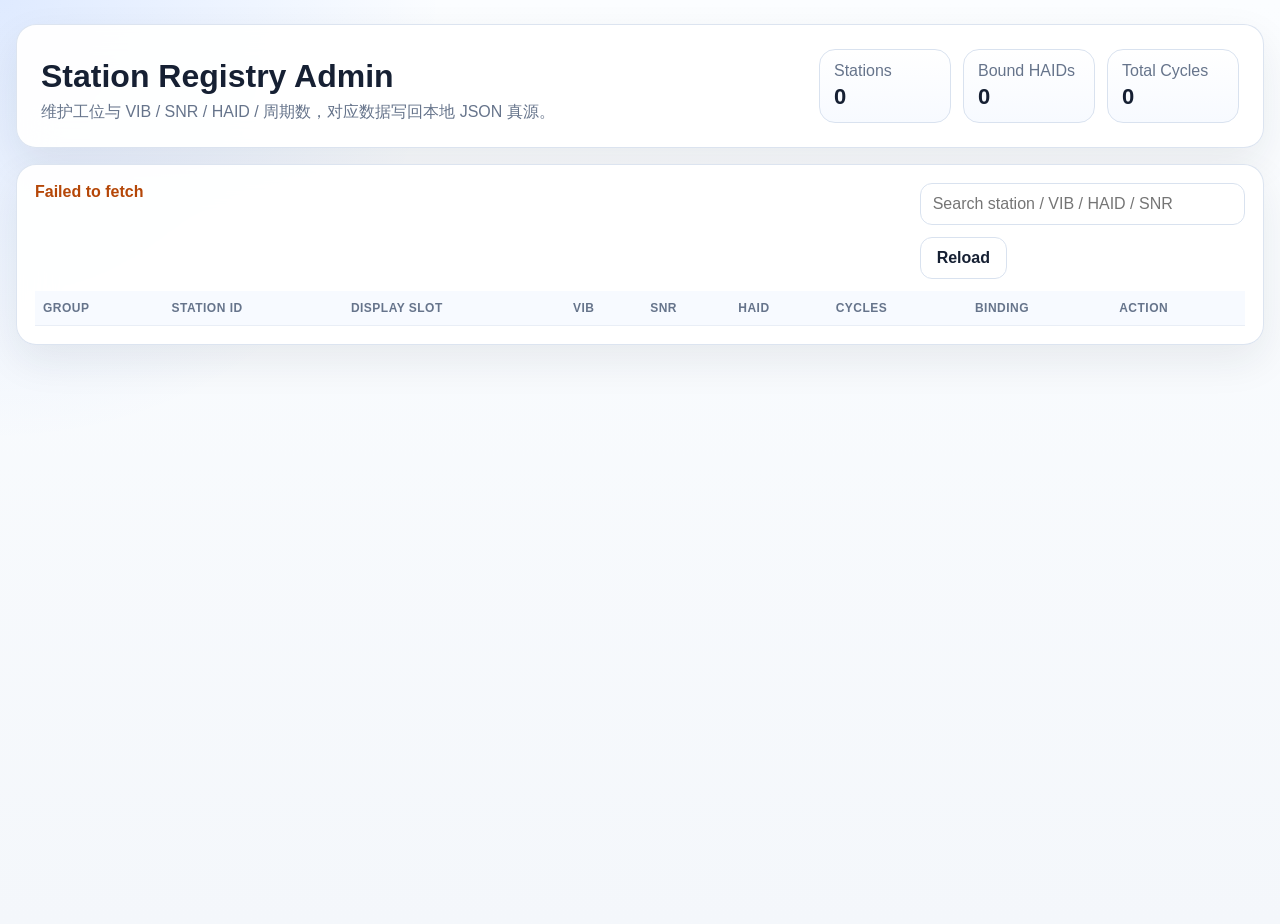
<file: GetDWinfo/registry-admin.html>
<!DOCTYPE html>
<html lang="en">
<head>
  <meta charset="UTF-8" />
  <meta name="viewport" content="width=device-width, initial-scale=1.0" />
  <title>Station Registry Admin</title>
  <style>
    :root {
      color-scheme: light;
      --bg: #f4f7fb;
      --panel: rgba(255, 255, 255, 0.94);
      --line: #d9e2ef;
      --text: #162033;
      --muted: #66748b;
      --accent: #1463ff;
      --accent-2: #eef4ff;
      --ok: #0f9f6e;
      --warn: #b54708;
    }

    * { box-sizing: border-box; }
    body {
      margin: 0;
      font-family: "Segoe UI", "PingFang SC", sans-serif;
      color: var(--text);
      background:
        radial-gradient(circle at top left, rgba(20, 99, 255, 0.12), transparent 28%),
        linear-gradient(180deg, #fbfdff 0%, var(--bg) 100%);
      min-height: 100vh;
    }

    .page {
      width: min(1440px, calc(100vw - 32px));
      margin: 24px auto;
      display: grid;
      gap: 16px;
    }

    .hero, .panel {
      background: var(--panel);
      border: 1px solid rgba(217, 226, 239, 0.9);
      border-radius: 20px;
      box-shadow: 0 16px 40px rgba(23, 34, 56, 0.08);
      backdrop-filter: blur(18px);
    }

    .hero {
      padding: 24px;
      display: flex;
      justify-content: space-between;
      gap: 16px;
      align-items: end;
    }

    h1 {
      margin: 0 0 8px;
      font-size: 32px;
      line-height: 1.1;
    }

    .muted { color: var(--muted); }

    .toolbar {
      display: flex;
      gap: 12px;
      flex-wrap: wrap;
      align-items: center;
    }

    input, button {
      font: inherit;
    }

    input {
      height: 42px;
      border-radius: 12px;
      border: 1px solid var(--line);
      padding: 0 12px;
      background: white;
      color: var(--text);
      width: 100%;
    }

    .toolbar input {
      width: min(360px, 100%);
    }

    button {
      height: 42px;
      border-radius: 12px;
      border: 1px solid transparent;
      padding: 0 16px;
      cursor: pointer;
      transition: 180ms ease;
      background: var(--accent);
      color: white;
      font-weight: 600;
    }

    button.secondary {
      background: white;
      color: var(--text);
      border-color: var(--line);
    }

    button:hover { transform: translateY(-1px); }

    .stats {
      display: flex;
      gap: 12px;
      flex-wrap: wrap;
      justify-content: flex-end;
    }

    .stat {
      min-width: 132px;
      padding: 12px 14px;
      border-radius: 16px;
      border: 1px solid var(--line);
      background: linear-gradient(180deg, white, #f7faff);
    }

    .stat strong {
      display: block;
      font-size: 22px;
      margin-top: 4px;
    }

    .panel { padding: 18px; overflow: hidden; }
    .table-wrap { overflow: auto; }
    table {
      width: 100%;
      border-collapse: collapse;
      min-width: 1100px;
    }

    th, td {
      padding: 10px 8px;
      border-bottom: 1px solid #e9eef6;
      text-align: left;
      vertical-align: middle;
      white-space: nowrap;
    }

    th {
      position: sticky;
      top: 0;
      background: #f7faff;
      z-index: 1;
      font-size: 12px;
      letter-spacing: 0.04em;
      text-transform: uppercase;
      color: var(--muted);
    }

    td input {
      min-width: 120px;
      height: 38px;
      border-radius: 10px;
    }

    td input.short { min-width: 72px; }
    .row-actions { display: flex; gap: 8px; }
    .row-actions button { height: 38px; padding: 0 12px; border-radius: 10px; }
    .pill {
      display: inline-flex;
      align-items: center;
      height: 28px;
      padding: 0 10px;
      border-radius: 999px;
      background: var(--accent-2);
      color: var(--accent);
      border: 1px solid rgba(20, 99, 255, 0.16);
      font-size: 12px;
      font-weight: 700;
    }

    .status-line {
      display: flex;
      justify-content: space-between;
      gap: 12px;
      flex-wrap: wrap;
      margin-bottom: 12px;
      color: var(--muted);
    }

    .status-line strong.ok { color: var(--ok); }
    .status-line strong.warn { color: var(--warn); }

    @media (max-width: 900px) {
      .hero { align-items: stretch; flex-direction: column; }
      .stats { justify-content: flex-start; }
    }
  </style>
</head>
<body>
  <div class="page">
    <section class="hero">
      <div>
        <h1>Station Registry Admin</h1>
        <div class="muted">维护工位与 VIB / SNR / HAID / 周期数，对应数据写回本地 JSON 真源。</div>
      </div>
      <div class="stats">
        <div class="stat"><span class="muted">Stations</span><strong id="stat-stations">0</strong></div>
        <div class="stat"><span class="muted">Bound HAIDs</span><strong id="stat-bound">0</strong></div>
        <div class="stat"><span class="muted">Total Cycles</span><strong id="stat-cycles">0</strong></div>
      </div>
    </section>

    <section class="panel">
      <div class="status-line">
        <div id="status-text">Loading registry...</div>
        <div class="toolbar">
          <input id="search-input" type="search" placeholder="Search station / VIB / HAID / SNR" />
          <button class="secondary" id="reload-button">Reload</button>
        </div>
      </div>
      <div class="table-wrap">
        <table>
          <thead>
            <tr>
              <th>Group</th>
              <th>Station ID</th>
              <th>Display Slot</th>
              <th>VIB</th>
              <th>SNR</th>
              <th>HAID</th>
              <th>Cycles</th>
              <th>Binding</th>
              <th>Action</th>
            </tr>
          </thead>
          <tbody id="registry-body"></tbody>
        </table>
      </div>
    </section>
  </div>

  <script>
    const API_BASE = 'http://localhost:4000';
    const registryBody = document.getElementById('registry-body');
    const statusText = document.getElementById('status-text');
    const searchInput = document.getElementById('search-input');
    const reloadButton = document.getElementById('reload-button');

    let registryData = [];

    function setStatus(message, level = 'ok') {
      const className = level === 'warn' ? 'warn' : 'ok';
      statusText.innerHTML = `<strong class="${className}">${message}</strong>`;
    }

    function updateStats(data) {
      document.getElementById('stat-stations').textContent = String(data.length);
      document.getElementById('stat-bound').textContent = String(data.filter((entry) => entry.haId).length);
      document.getElementById('stat-cycles').textContent = String(data.reduce((sum, entry) => sum + (Number(entry.cycles) || 0), 0));
    }

    function getFilteredData() {
      const query = searchInput.value.trim().toLowerCase();
      if (!query) return registryData;
      return registryData.filter((entry) =>
        [entry.stationId, entry.slotCode, entry.vib, entry.snr, entry.haId]
          .some((value) => String(value || '').toLowerCase().includes(query))
      );
    }

    function createInputCell(value, className = '') {
      const input = document.createElement('input');
      input.value = value || '';
      input.className = className;
      return input;
    }

    async function saveRow(entry, row) {
      const inputs = row.querySelectorAll('input');
      const payload = {
        group: entry.group,
        slotCode: inputs[0].value.trim(),
        vib: inputs[1].value.trim(),
        snr: inputs[2].value.trim(),
        haId: inputs[3].value.trim(),
        cycles: Number.parseInt(inputs[4].value, 10) || 0,
      };

      const response = await fetch(`${API_BASE}/api/station-registry/${encodeURIComponent(entry.stationId)}`, {
        method: 'PUT',
        headers: { 'Content-Type': 'application/json' },
        body: JSON.stringify(payload),
      });

      if (!response.ok) {
        const errorPayload = await response.json().catch(() => ({}));
        throw new Error(errorPayload.error || `Save failed (${response.status})`);
      }

      const responsePayload = await response.json();
      return responsePayload.data;
    }

    function renderTable() {
      const data = getFilteredData();
      registryBody.innerHTML = '';

      for (const entry of data) {
        const row = document.createElement('tr');

        const slotCodeInput = createInputCell(entry.slotCode || '');
        const vibInput = createInputCell(entry.vib || '');
        const snrInput = createInputCell(entry.snr || '');
        const haIdInput = createInputCell(entry.haId || '');
        const cyclesInput = createInputCell(String(entry.cycles || 0), 'short');
        cyclesInput.type = 'number';
        cyclesInput.min = '0';

        row.innerHTML = `
          <td>${entry.group}</td>
          <td><strong>${entry.stationId}</strong></td>
          <td></td>
          <td></td>
          <td></td>
          <td></td>
          <td></td>
          <td>${entry.haId ? '<span class="pill">Live bound</span>' : '<span class="muted">Unbound</span>'}</td>
          <td><div class="row-actions"><button>Save</button></div></td>
        `;

        row.children[2].appendChild(slotCodeInput);
        row.children[3].appendChild(vibInput);
        row.children[4].appendChild(snrInput);
        row.children[5].appendChild(haIdInput);
        row.children[6].appendChild(cyclesInput);

        const saveButton = row.querySelector('button');
        saveButton.addEventListener('click', async () => {
          const originalLabel = saveButton.textContent;
          saveButton.textContent = 'Saving...';
          saveButton.disabled = true;

          try {
            const updatedEntry = await saveRow(entry, row);
            const index = registryData.findIndex((item) => item.stationId === updatedEntry.stationId);
            if (index >= 0) registryData[index] = updatedEntry;
            updateStats(registryData);
            renderTable();
            setStatus(`Saved ${updatedEntry.stationId}`);
          } catch (error) {
            setStatus(error.message, 'warn');
          } finally {
            saveButton.textContent = originalLabel;
            saveButton.disabled = false;
          }
        });

        registryBody.appendChild(row);
      }

      if (!data.length) {
        const row = document.createElement('tr');
        row.innerHTML = '<td colspan="9" class="muted">No station rows matched the current filter.</td>';
        registryBody.appendChild(row);
      }
    }

    async function loadRegistry() {
      setStatus('Loading registry...');

      try {
        const response = await fetch(`${API_BASE}/api/station-registry`);
        if (!response.ok) {
          throw new Error(`Registry load failed (${response.status})`);
        }

        const payload = await response.json();
        registryData = Array.isArray(payload.data) ? payload.data : [];
        updateStats(registryData);
        renderTable();
        setStatus(`Loaded ${registryData.length} station rows`);
      } catch (error) {
        setStatus(error.message, 'warn');
      }
    }

    searchInput.addEventListener('input', renderTable);
    reloadButton.addEventListener('click', loadRegistry);
    loadRegistry();
  </script>
</body>
</html>
</file>
